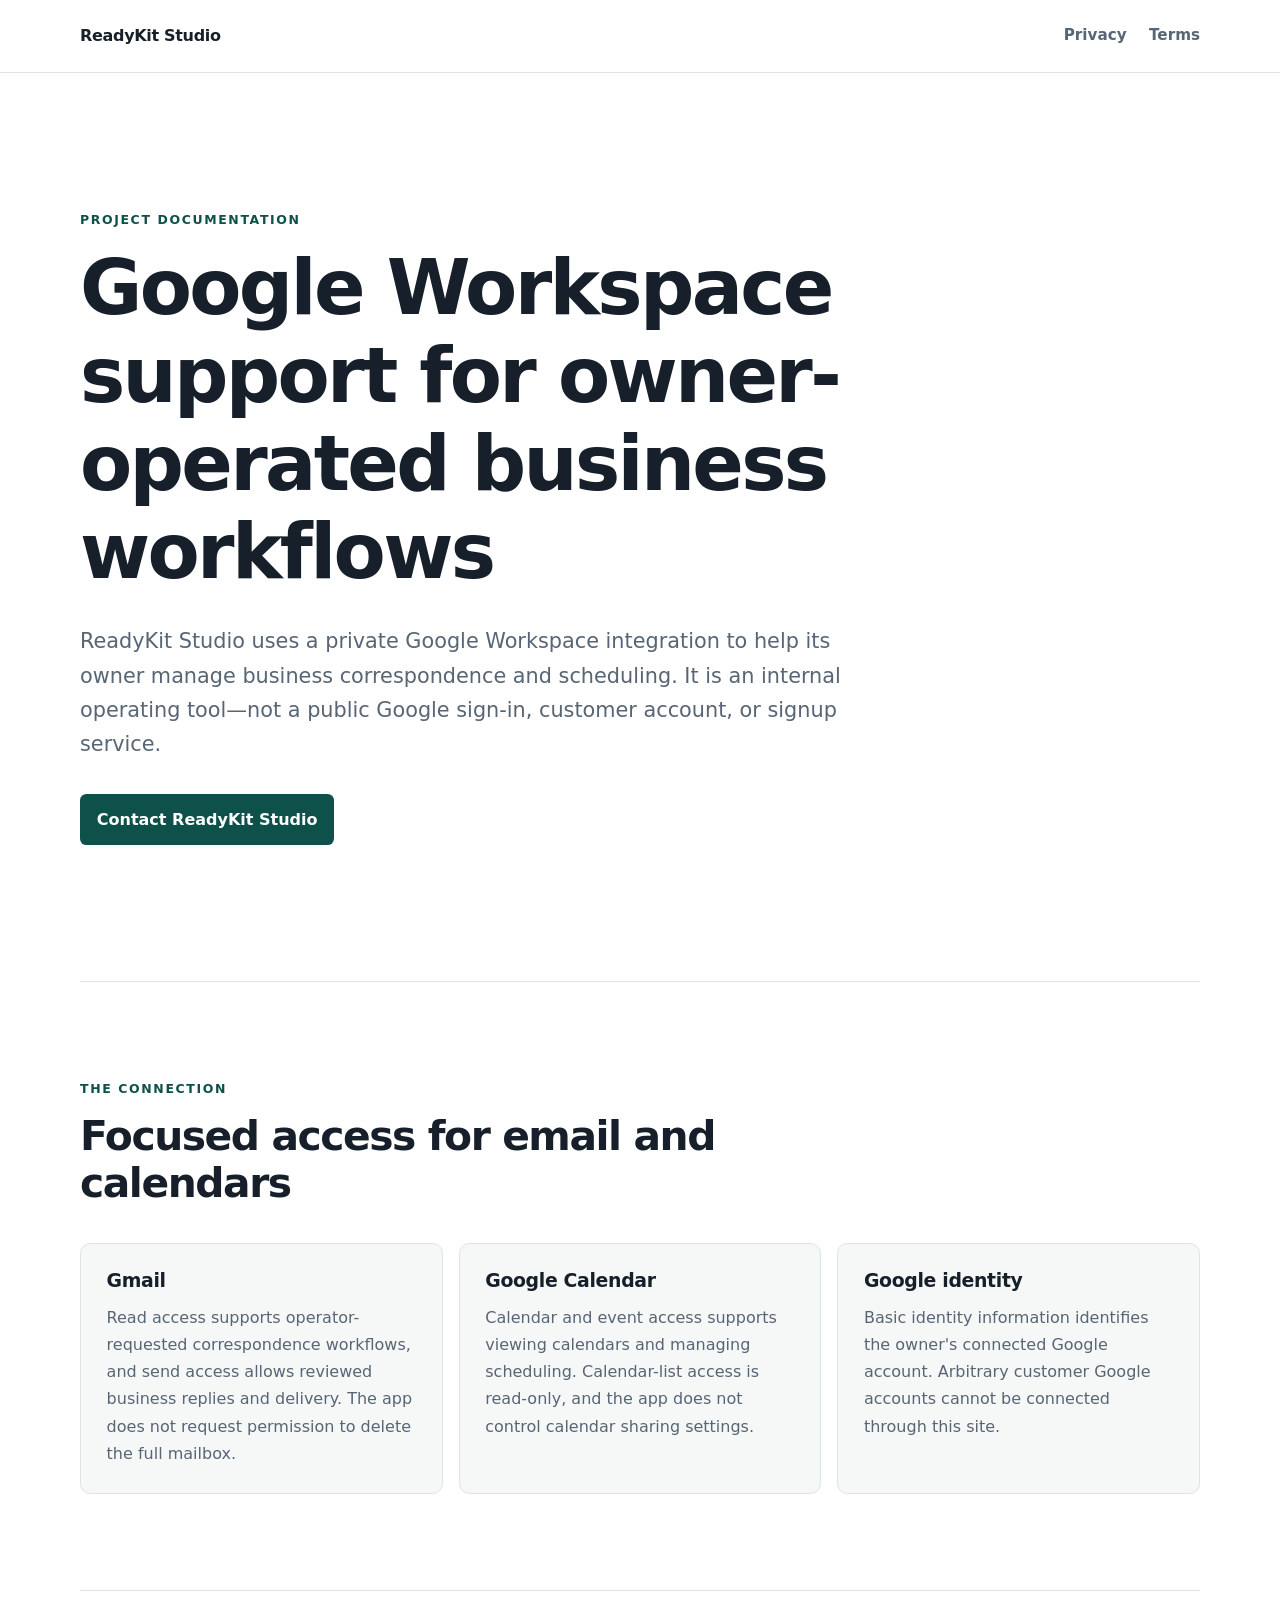
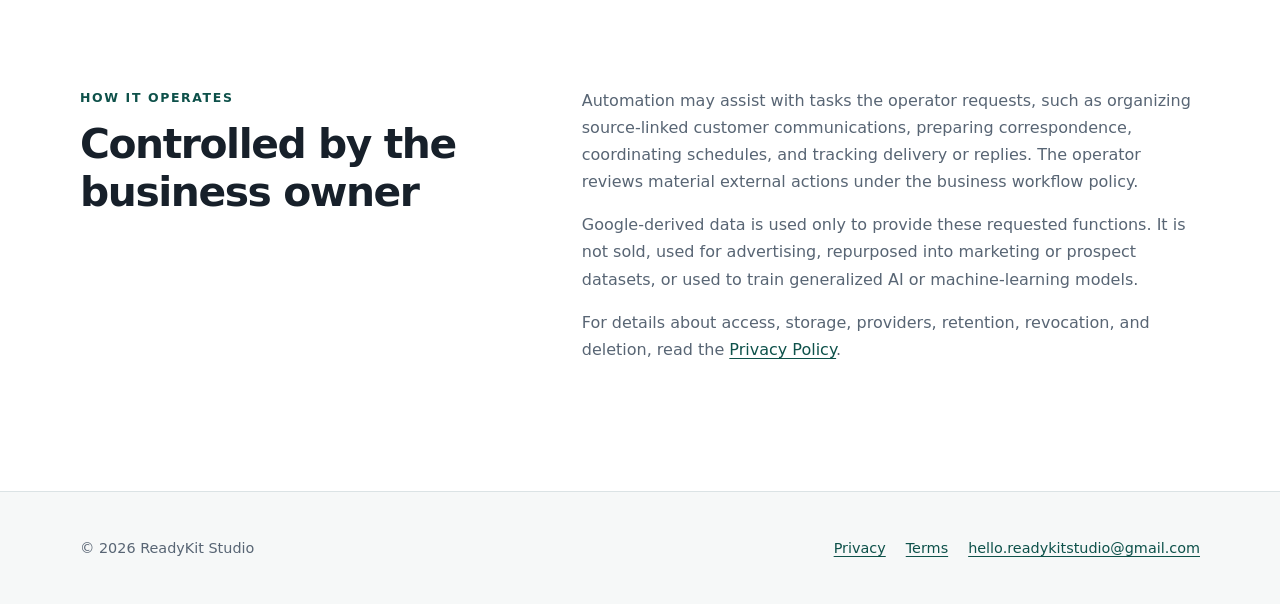
<file: index.html>
<!doctype html>
<html lang="en">
<head>
  <meta name="google-site-verification" content="6YIINwSwNNUTDsW-wyeNAtPDZ4K4owtL6fiohaEBco8" />
  <meta charset="utf-8">
  <meta name="viewport" content="width=device-width, initial-scale=1">
  <meta name="description" content="ReadyKit Studio documentation for its operator-controlled Google Workspace integration.">
  <title>ReadyKit Studio</title>
  <link rel="stylesheet" href="styles.css">
</head>
<body>
  <a class="skip-link" href="#main">Skip to content</a>
  <header class="site-header">
    <div class="shell header-inner">
      <a class="brand" href="index.html" aria-label="ReadyKit Studio home">ReadyKit Studio</a>
      <nav aria-label="Primary navigation">
        <a href="privacy.html">Privacy</a>
        <a href="terms.html">Terms</a>
      </nav>
    </div>
  </header>

  <main id="main">
    <section class="hero shell" aria-labelledby="hero-title">
      <p class="eyebrow">Project documentation</p>
      <h1 id="hero-title">Google Workspace support for owner-operated business workflows</h1>
      <p class="lead">ReadyKit Studio uses a private Google Workspace integration to help its owner manage business correspondence and scheduling. It is an internal operating tool—not a public Google sign-in, customer account, or signup service.</p>
      <a class="button" href="mailto:hello.readykitstudio@gmail.com">Contact ReadyKit Studio</a>
    </section>

    <section class="section shell" aria-labelledby="connection-title">
      <div class="section-heading">
        <p class="eyebrow">The connection</p>
        <h2 id="connection-title">Focused access for email and calendars</h2>
      </div>
      <div class="card-grid">
        <article class="card">
          <h3>Gmail</h3>
          <p>Read access supports operator-requested correspondence workflows, and send access allows reviewed business replies and delivery. The app does not request permission to delete the full mailbox.</p>
        </article>
        <article class="card">
          <h3>Google Calendar</h3>
          <p>Calendar and event access supports viewing calendars and managing scheduling. Calendar-list access is read-only, and the app does not control calendar sharing settings.</p>
        </article>
        <article class="card">
          <h3>Google identity</h3>
          <p>Basic identity information identifies the owner's connected Google account. Arbitrary customer Google accounts cannot be connected through this site.</p>
        </article>
      </div>
    </section>

    <section class="section shell split" aria-labelledby="operation-title">
      <div>
        <p class="eyebrow">How it operates</p>
        <h2 id="operation-title">Controlled by the business owner</h2>
      </div>
      <div class="prose">
        <p>Automation may assist with tasks the operator requests, such as organizing source-linked customer communications, preparing correspondence, coordinating schedules, and tracking delivery or replies. The operator reviews material external actions under the business workflow policy.</p>
        <p>Google-derived data is used only to provide these requested functions. It is not sold, used for advertising, repurposed into marketing or prospect datasets, or used to train generalized AI or machine-learning models.</p>
        <p>For details about access, storage, providers, retention, revocation, and deletion, read the <a href="privacy.html">Privacy Policy</a>.</p>
      </div>
    </section>
  </main>

  <footer class="site-footer">
    <div class="shell footer-inner">
      <p>© 2026 ReadyKit Studio</p>
      <div class="footer-links">
        <a href="privacy.html">Privacy</a>
        <a href="terms.html">Terms</a>
        <a href="mailto:hello.readykitstudio@gmail.com">hello.readykitstudio@gmail.com</a>
      </div>
    </div>
  </footer>
</body>
</html>
</file>
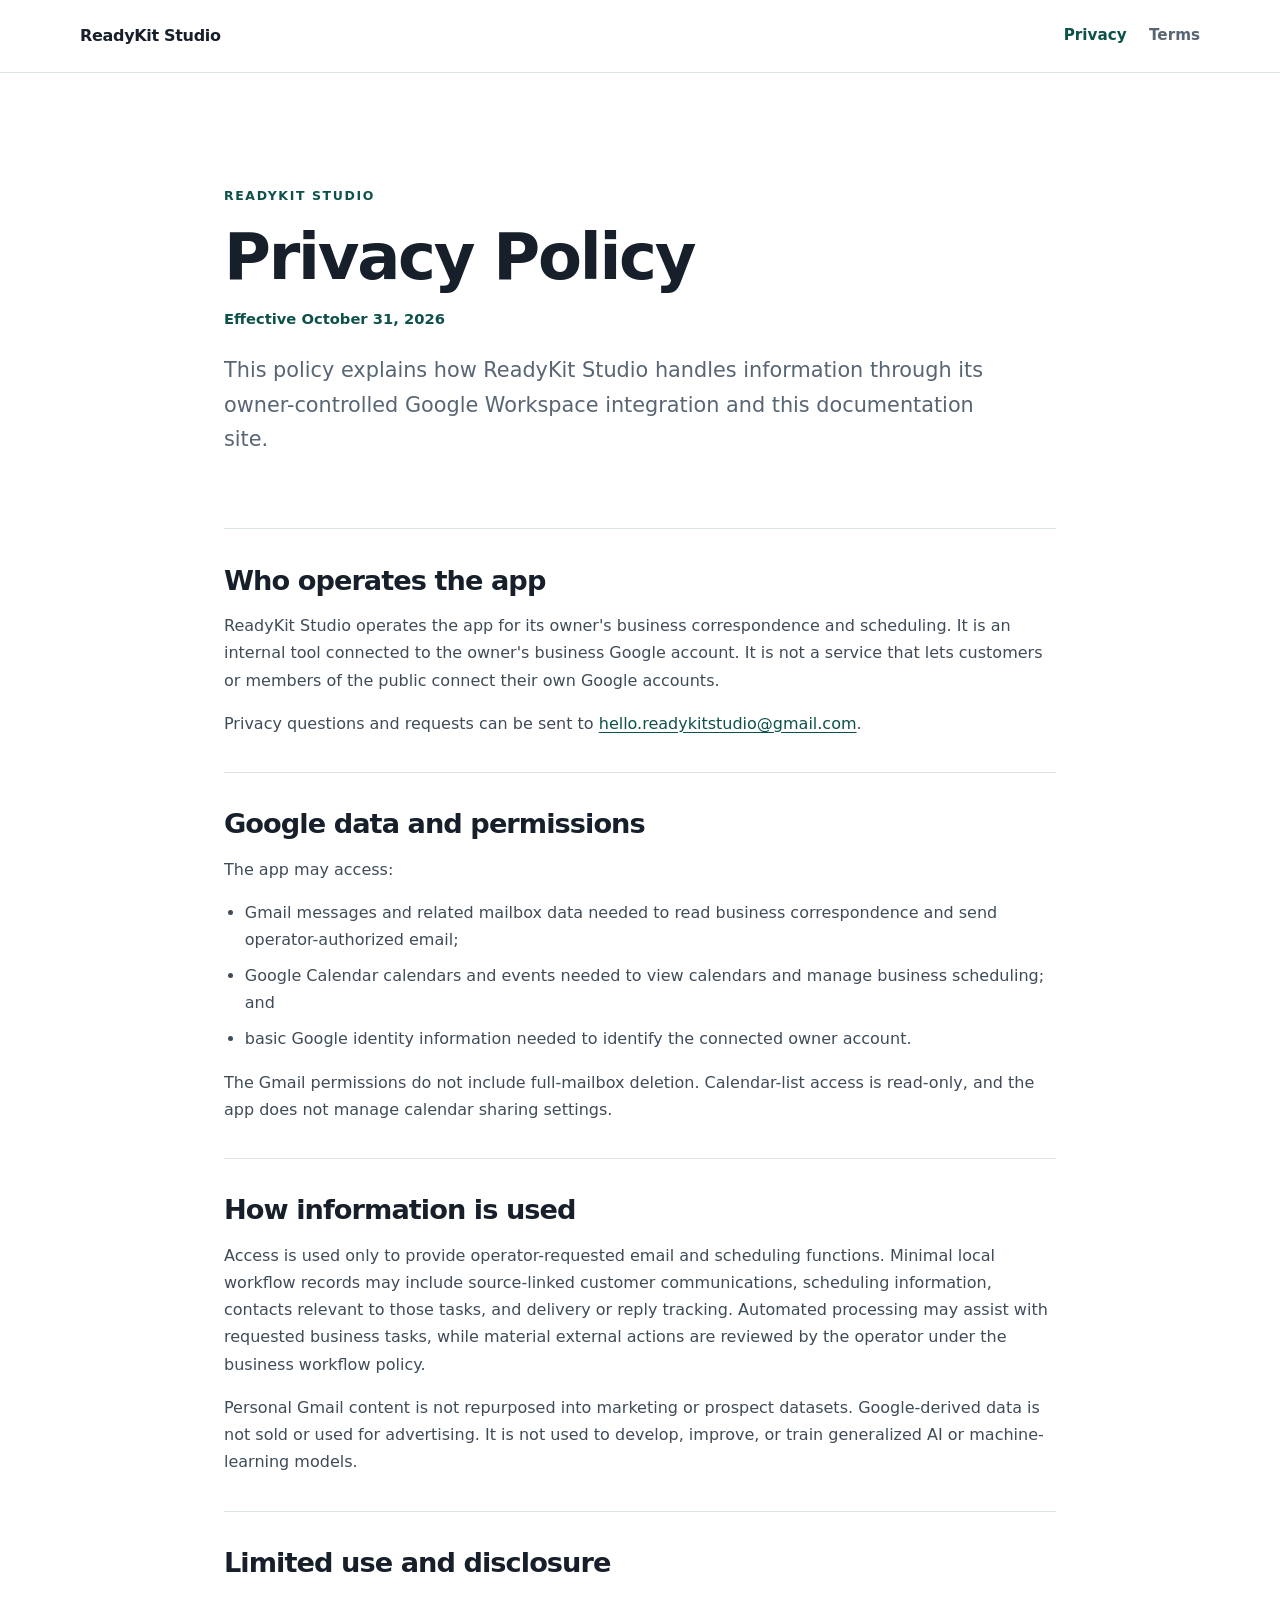
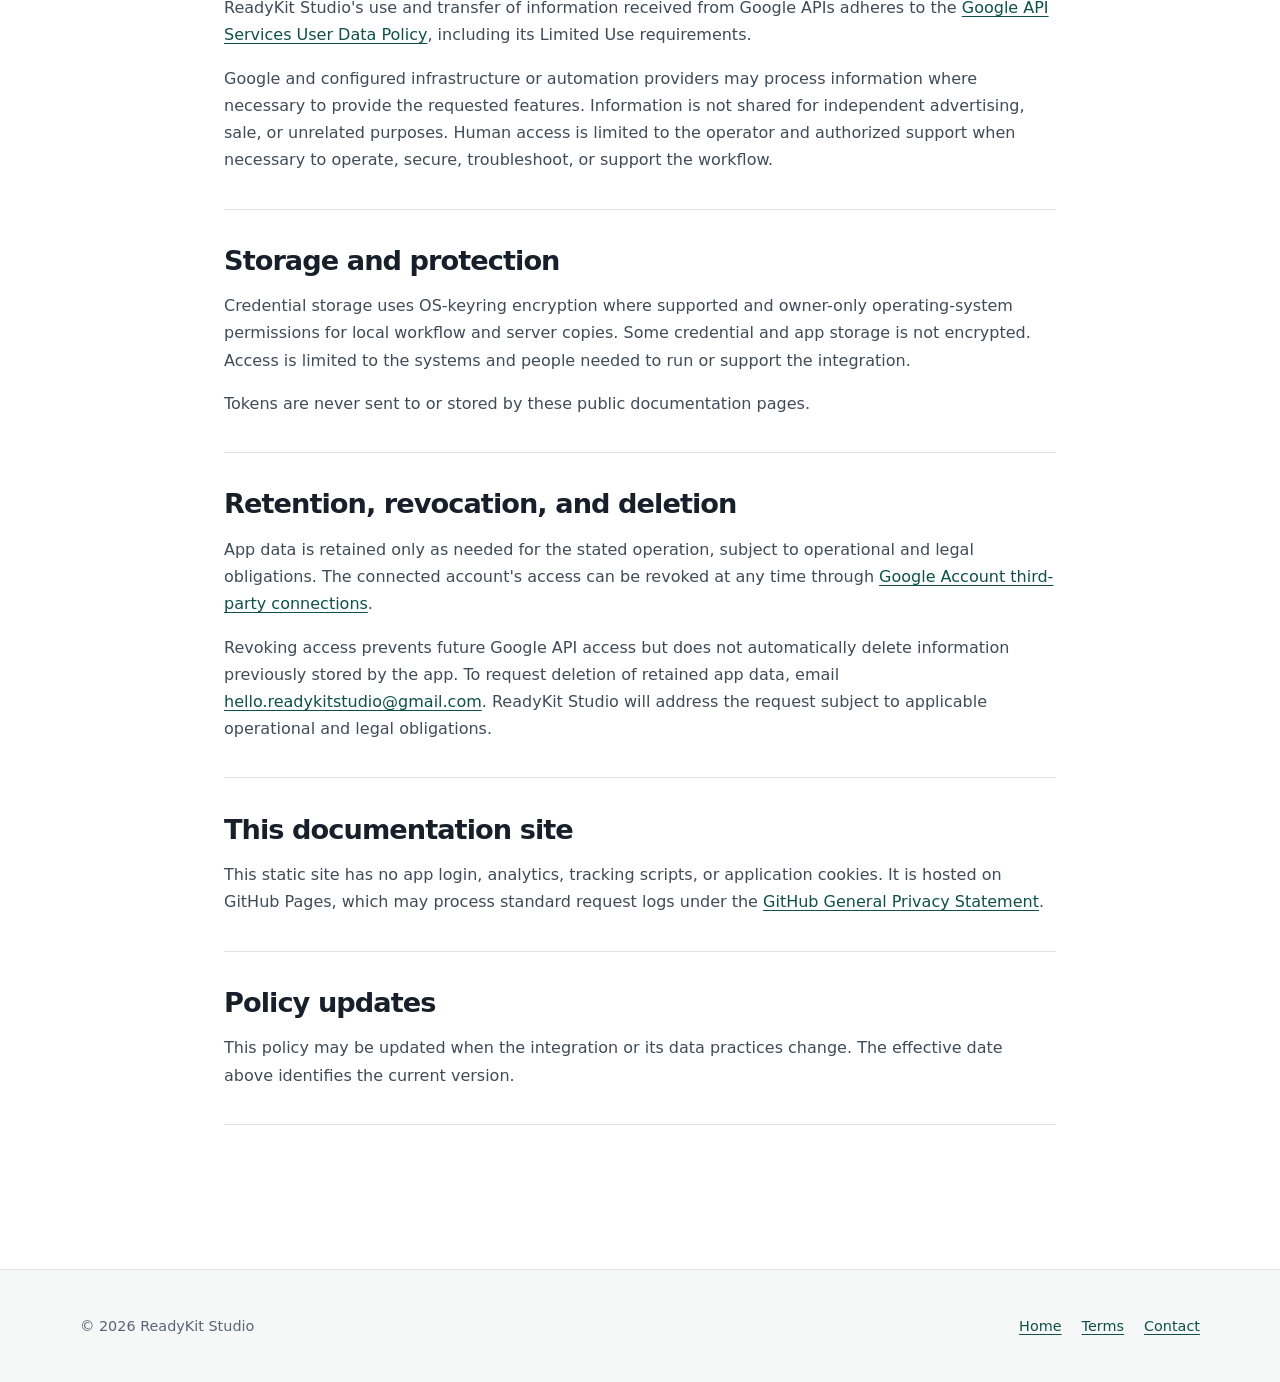
<file: privacy.html>
<!doctype html>
<html lang="en">
<head>
  <meta charset="utf-8">
  <meta name="viewport" content="width=device-width, initial-scale=1">
  <meta name="description" content="Privacy Policy for the ReadyKit Studio Google Workspace integration.">
  <title>Privacy Policy | ReadyKit Studio</title>
  <link rel="stylesheet" href="styles.css">
</head>
<body>
  <a class="skip-link" href="#main">Skip to content</a>
  <header class="site-header">
    <div class="shell header-inner">
      <a class="brand" href="index.html">ReadyKit Studio</a>
      <nav aria-label="Primary navigation">
        <a href="privacy.html" aria-current="page">Privacy</a>
        <a href="terms.html">Terms</a>
      </nav>
    </div>
  </header>

  <main id="main" class="document shell">
    <header class="document-header">
      <p class="eyebrow">ReadyKit Studio</p>
      <h1>Privacy Policy</h1>
      <p class="effective">Effective October 31, 2026</p>
      <p class="lead">This policy explains how ReadyKit Studio handles information through its owner-controlled Google Workspace integration and this documentation site.</p>
    </header>

    <div class="document-body">
      <section>
        <h2>Who operates the app</h2>
        <p>ReadyKit Studio operates the app for its owner's business correspondence and scheduling. It is an internal tool connected to the owner's business Google account. It is not a service that lets customers or members of the public connect their own Google accounts.</p>
        <p>Privacy questions and requests can be sent to <a href="mailto:hello.readykitstudio@gmail.com">hello.readykitstudio@gmail.com</a>.</p>
      </section>

      <section>
        <h2>Google data and permissions</h2>
        <p>The app may access:</p>
        <ul>
          <li>Gmail messages and related mailbox data needed to read business correspondence and send operator-authorized email;</li>
          <li>Google Calendar calendars and events needed to view calendars and manage business scheduling; and</li>
          <li>basic Google identity information needed to identify the connected owner account.</li>
        </ul>
        <p>The Gmail permissions do not include full-mailbox deletion. Calendar-list access is read-only, and the app does not manage calendar sharing settings.</p>
      </section>

      <section>
        <h2>How information is used</h2>
        <p>Access is used only to provide operator-requested email and scheduling functions. Minimal local workflow records may include source-linked customer communications, scheduling information, contacts relevant to those tasks, and delivery or reply tracking. Automated processing may assist with requested business tasks, while material external actions are reviewed by the operator under the business workflow policy.</p>
        <p>Personal Gmail content is not repurposed into marketing or prospect datasets. Google-derived data is not sold or used for advertising. It is not used to develop, improve, or train generalized AI or machine-learning models.</p>
      </section>

      <section>
        <h2>Limited use and disclosure</h2>
        <p>ReadyKit Studio's use and transfer of information received from Google APIs adheres to the <a href="https://developers.google.com/terms/api-services-user-data-policy">Google API Services User Data Policy</a>, including its Limited Use requirements.</p>
        <p>Google and configured infrastructure or automation providers may process information where necessary to provide the requested features. Information is not shared for independent advertising, sale, or unrelated purposes. Human access is limited to the operator and authorized support when necessary to operate, secure, troubleshoot, or support the workflow.</p>
      </section>

      <section>
        <h2>Storage and protection</h2>
        <p>Credential storage uses OS-keyring encryption where supported and owner-only operating-system permissions for local workflow and server copies. Some credential and app storage is not encrypted. Access is limited to the systems and people needed to run or support the integration.</p>
        <p>Tokens are never sent to or stored by these public documentation pages.</p>
      </section>

      <section>
        <h2>Retention, revocation, and deletion</h2>
        <p>App data is retained only as needed for the stated operation, subject to operational and legal obligations. The connected account's access can be revoked at any time through <a href="https://myaccount.google.com/connections">Google Account third-party connections</a>.</p>
        <p>Revoking access prevents future Google API access but does not automatically delete information previously stored by the app. To request deletion of retained app data, email <a href="mailto:hello.readykitstudio@gmail.com">hello.readykitstudio@gmail.com</a>. ReadyKit Studio will address the request subject to applicable operational and legal obligations.</p>
      </section>

      <section>
        <h2>This documentation site</h2>
        <p>This static site has no app login, analytics, tracking scripts, or application cookies. It is hosted on GitHub Pages, which may process standard request logs under the <a href="https://docs.github.com/en/site-policy/privacy-policies/github-general-privacy-statement">GitHub General Privacy Statement</a>.</p>
      </section>

      <section>
        <h2>Policy updates</h2>
        <p>This policy may be updated when the integration or its data practices change. The effective date above identifies the current version.</p>
      </section>
    </div>
  </main>

  <footer class="site-footer">
    <div class="shell footer-inner">
      <p>© 2026 ReadyKit Studio</p>
      <div class="footer-links"><a href="index.html">Home</a><a href="terms.html">Terms</a><a href="mailto:hello.readykitstudio@gmail.com">Contact</a></div>
    </div>
  </footer>
</body>
</html>
</file>
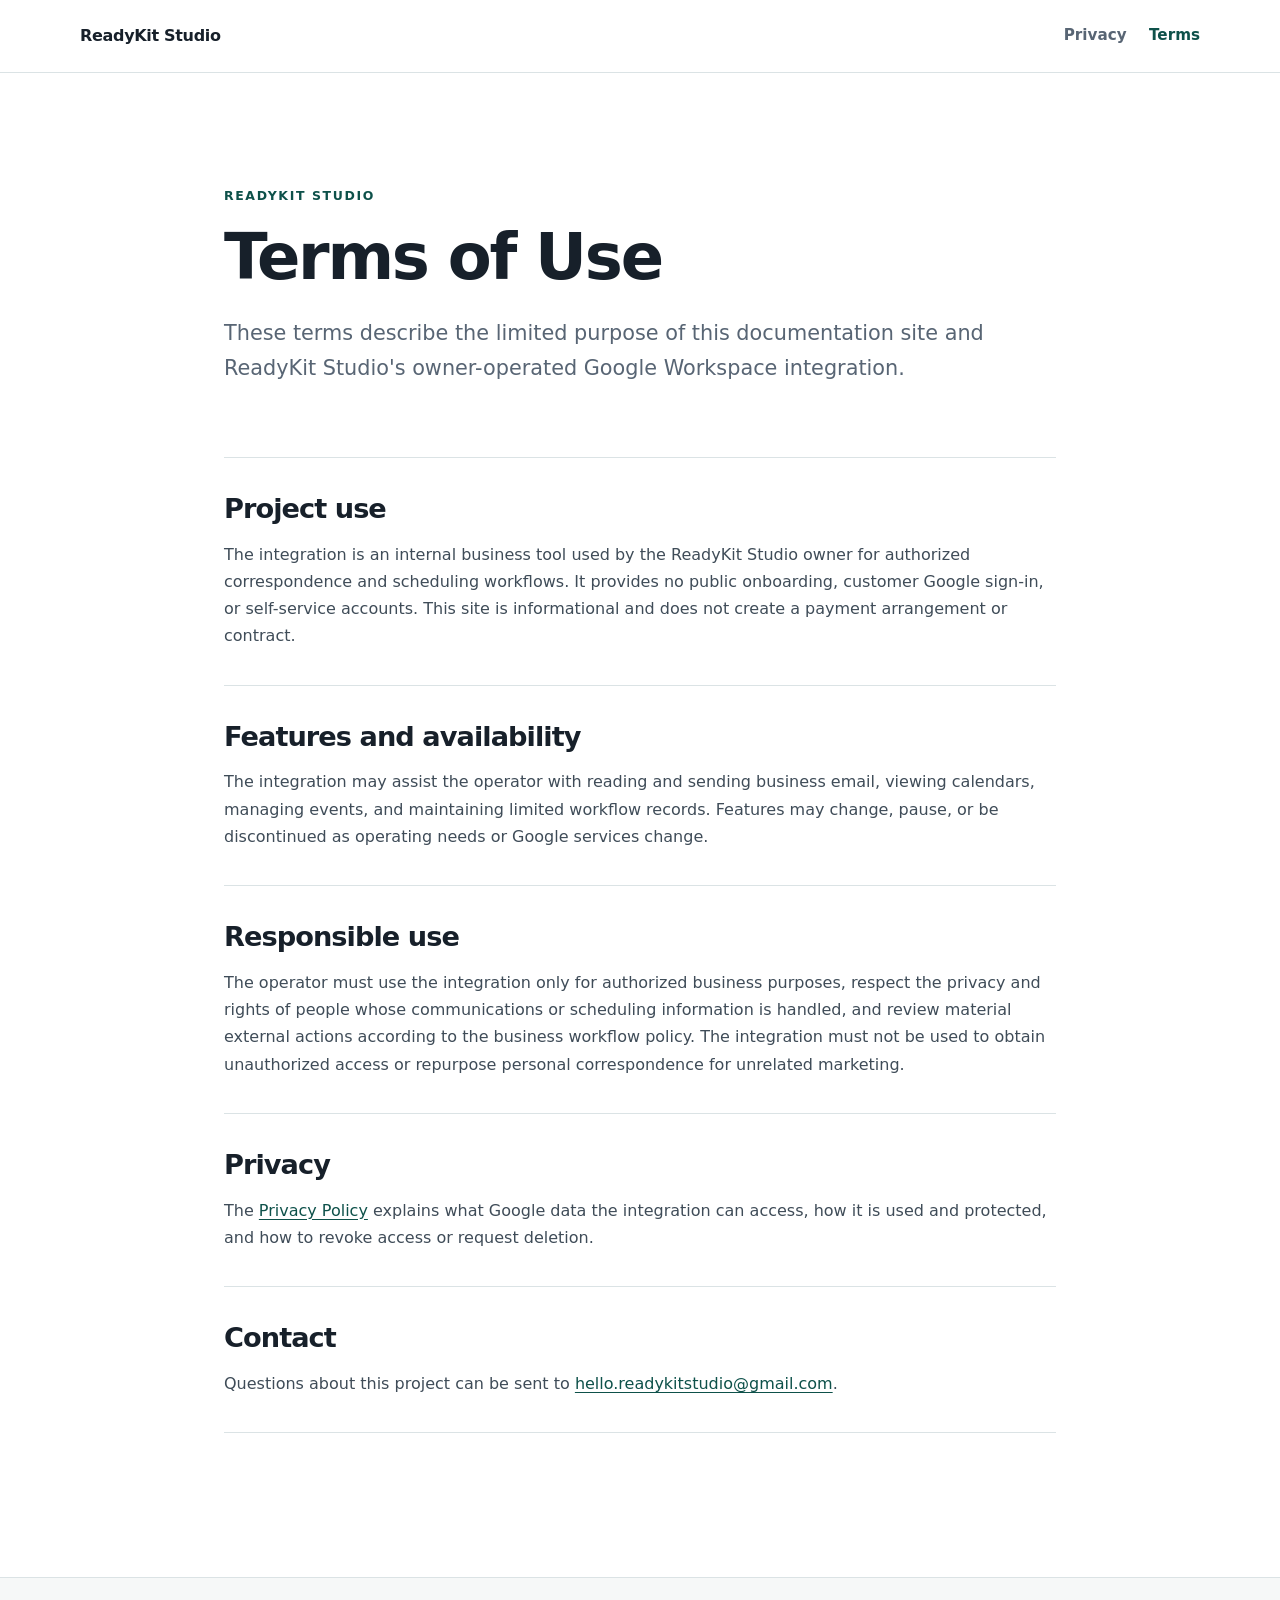
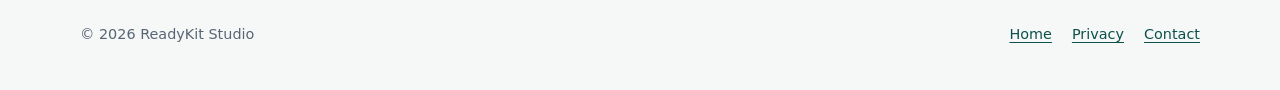
<file: terms.html>
<!doctype html>
<html lang="en">
<head>
  <meta charset="utf-8">
  <meta name="viewport" content="width=device-width, initial-scale=1">
  <meta name="description" content="Terms for the ReadyKit Studio internal Google Workspace integration and documentation site.">
  <title>Terms of Use | ReadyKit Studio</title>
  <link rel="stylesheet" href="styles.css">
</head>
<body>
  <a class="skip-link" href="#main">Skip to content</a>
  <header class="site-header">
    <div class="shell header-inner">
      <a class="brand" href="index.html">ReadyKit Studio</a>
      <nav aria-label="Primary navigation">
        <a href="privacy.html">Privacy</a>
        <a href="terms.html" aria-current="page">Terms</a>
      </nav>
    </div>
  </header>

  <main id="main" class="document shell">
    <header class="document-header">
      <p class="eyebrow">ReadyKit Studio</p>
      <h1>Terms of Use</h1>
      <p class="lead">These terms describe the limited purpose of this documentation site and ReadyKit Studio's owner-operated Google Workspace integration.</p>
    </header>

    <div class="document-body">
      <section>
        <h2>Project use</h2>
        <p>The integration is an internal business tool used by the ReadyKit Studio owner for authorized correspondence and scheduling workflows. It provides no public onboarding, customer Google sign-in, or self-service accounts. This site is informational and does not create a payment arrangement or contract.</p>
      </section>

      <section>
        <h2>Features and availability</h2>
        <p>The integration may assist the operator with reading and sending business email, viewing calendars, managing events, and maintaining limited workflow records. Features may change, pause, or be discontinued as operating needs or Google services change.</p>
      </section>

      <section>
        <h2>Responsible use</h2>
        <p>The operator must use the integration only for authorized business purposes, respect the privacy and rights of people whose communications or scheduling information is handled, and review material external actions according to the business workflow policy. The integration must not be used to obtain unauthorized access or repurpose personal correspondence for unrelated marketing.</p>
      </section>

      <section>
        <h2>Privacy</h2>
        <p>The <a href="privacy.html">Privacy Policy</a> explains what Google data the integration can access, how it is used and protected, and how to revoke access or request deletion.</p>
      </section>

      <section>
        <h2>Contact</h2>
        <p>Questions about this project can be sent to <a href="mailto:hello.readykitstudio@gmail.com">hello.readykitstudio@gmail.com</a>.</p>
      </section>
    </div>
  </main>

  <footer class="site-footer">
    <div class="shell footer-inner">
      <p>© 2026 ReadyKit Studio</p>
      <div class="footer-links"><a href="index.html">Home</a><a href="privacy.html">Privacy</a><a href="mailto:hello.readykitstudio@gmail.com">Contact</a></div>
    </div>
  </footer>
</body>
</html>
</file>
<file: styles.css>
:root {
  color-scheme: light;
  --ink: #17202a;
  --muted: #586574;
  --accent: #176c63;
  --accent-dark: #0e514a;
  --accent-soft: #eaf5f2;
  --line: #dbe3e5;
  --paper: #ffffff;
  --surface: #f6f8f8;
  --max: 70rem;
}

* { box-sizing: border-box; }

html { scroll-behavior: smooth; }

body {
  margin: 0;
  color: var(--ink);
  background: var(--paper);
  font-family: ui-sans-serif, system-ui, -apple-system, BlinkMacSystemFont, "Segoe UI", sans-serif;
  font-size: 1rem;
  line-height: 1.7;
  -webkit-font-smoothing: antialiased;
}

a { color: var(--accent-dark); text-underline-offset: 0.18em; }
a:hover { color: var(--accent); }
a:focus-visible { outline: 3px solid #7cc9bf; outline-offset: 3px; border-radius: 0.15rem; }

.skip-link {
  position: fixed;
  z-index: 10;
  top: 0.75rem;
  left: 0.75rem;
  padding: 0.55rem 0.8rem;
  background: var(--ink);
  color: white;
  transform: translateY(-150%);
}
.skip-link:focus { transform: translateY(0); }

.shell { width: min(calc(100% - 2.5rem), var(--max)); margin-inline: auto; }

.site-header { border-bottom: 1px solid var(--line); background: rgba(255, 255, 255, 0.97); }
.header-inner { min-height: 4.5rem; display: flex; align-items: center; justify-content: space-between; gap: 1.5rem; }
.brand { color: var(--ink); font-weight: 760; letter-spacing: -0.02em; text-decoration: none; }
nav { display: flex; gap: 1.4rem; }
nav a { color: var(--muted); font-size: 0.95rem; font-weight: 650; text-decoration: none; }
nav a[aria-current="page"] { color: var(--accent-dark); }

h1, h2, h3 { margin: 0; line-height: 1.16; letter-spacing: -0.035em; }
h1 { max-width: 18ch; font-size: clamp(2.4rem, 7vw, 4.75rem); }
h2 { font-size: clamp(1.7rem, 4vw, 2.55rem); }
h3 { font-size: 1.18rem; letter-spacing: -0.018em; }
p { margin: 0; }
p + p { margin-top: 1rem; }

.eyebrow { margin-bottom: 0.85rem; color: var(--accent-dark); font-size: 0.78rem; font-weight: 780; letter-spacing: 0.13em; text-transform: uppercase; }
.lead { max-width: 48rem; color: var(--muted); font-size: clamp(1.08rem, 2.3vw, 1.3rem); line-height: 1.65; }
.hero { padding-block: clamp(5rem, 11vw, 8.5rem); }
.hero .lead { margin-top: 1.75rem; }
.button { display: inline-block; margin-top: 2rem; padding: 0.75rem 1.05rem; border-radius: 0.4rem; color: white; background: var(--accent-dark); font-weight: 700; text-decoration: none; }
.button:hover { color: white; background: var(--accent); }

.section { padding-block: clamp(4rem, 8vw, 6rem); border-top: 1px solid var(--line); }
.section-heading { max-width: 42rem; margin-bottom: 2.25rem; }
.card-grid { display: grid; grid-template-columns: repeat(3, 1fr); gap: 1rem; }
.card { padding: 1.6rem; border: 1px solid var(--line); border-radius: 0.65rem; background: var(--surface); }
.card h3 { margin-bottom: 0.75rem; }
.card p, .prose { color: var(--muted); }
.split { display: grid; grid-template-columns: minmax(0, 0.8fr) minmax(0, 1.2fr); gap: clamp(2rem, 7vw, 6rem); }

.document { max-width: 52rem; padding-block: clamp(4rem, 9vw, 7rem); }
.document-header { padding-bottom: clamp(2.5rem, 6vw, 4.5rem); border-bottom: 1px solid var(--line); }
.document-header h1 { max-width: none; font-size: clamp(2.4rem, 7vw, 4rem); }
.document-header .lead { margin-top: 1.4rem; }
.effective { margin-top: 0.75rem; color: var(--accent-dark); font-size: 0.92rem; font-weight: 680; }
.document-body section { padding-block: 2.2rem; border-bottom: 1px solid var(--line); }
.document-body h2 { margin-bottom: 1rem; font-size: clamp(1.35rem, 3vw, 1.7rem); }
.document-body p, .document-body li { color: #3f4c58; }
.document-body ul { margin: 1rem 0; padding-left: 1.3rem; }
.document-body li + li { margin-top: 0.55rem; }

.site-footer { margin-top: 2rem; border-top: 1px solid var(--line); background: var(--surface); }
.footer-inner { min-height: 7rem; display: flex; align-items: center; justify-content: space-between; gap: 1.5rem; color: var(--muted); font-size: 0.9rem; }
.footer-links { display: flex; flex-wrap: wrap; justify-content: flex-end; gap: 0.7rem 1.25rem; }

@media (max-width: 46rem) {
  .shell { width: min(calc(100% - 1.5rem), var(--max)); }
  .header-inner { min-height: 4rem; }
  nav { gap: 0.9rem; }
  .card-grid, .split { grid-template-columns: 1fr; }
  .footer-inner { align-items: flex-start; flex-direction: column; justify-content: center; padding-block: 1.5rem; }
  .footer-links { justify-content: flex-start; }
}

@media (prefers-reduced-motion: reduce) {
  html { scroll-behavior: auto; }
}
</file>
